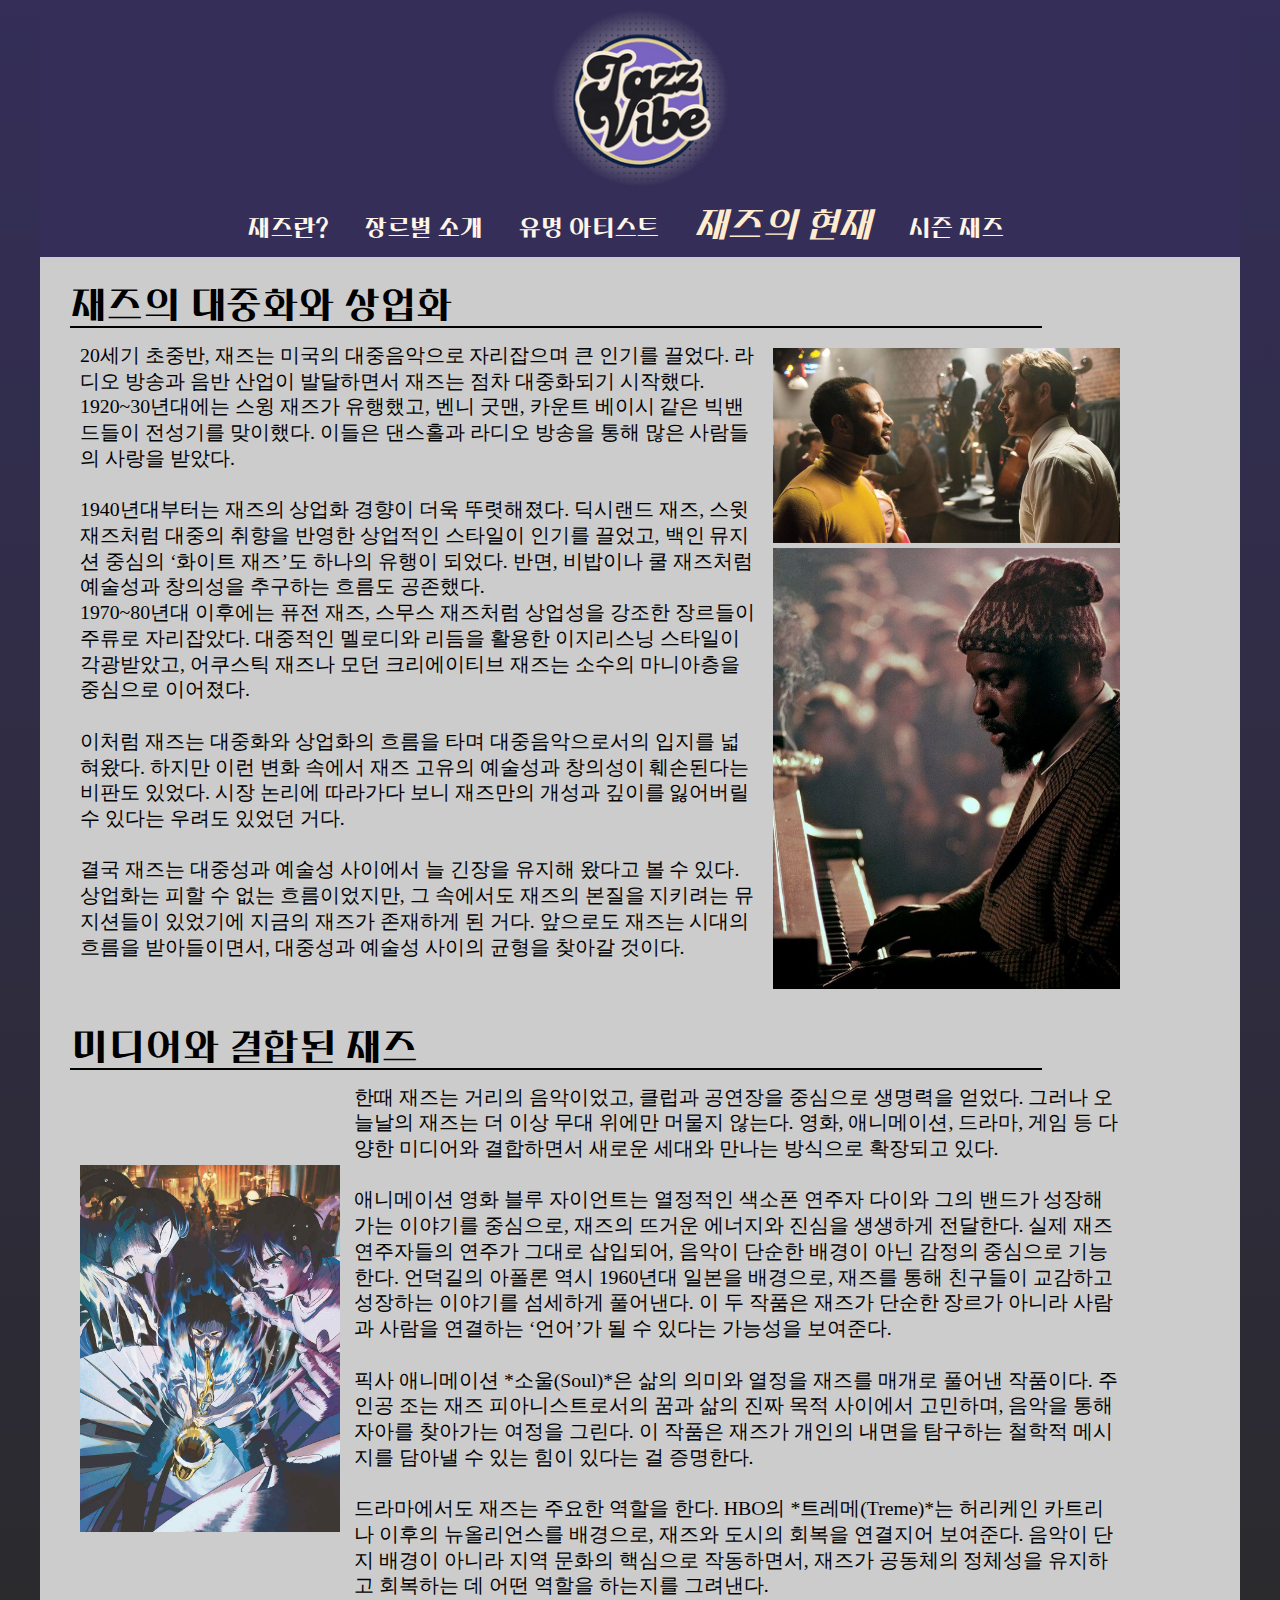
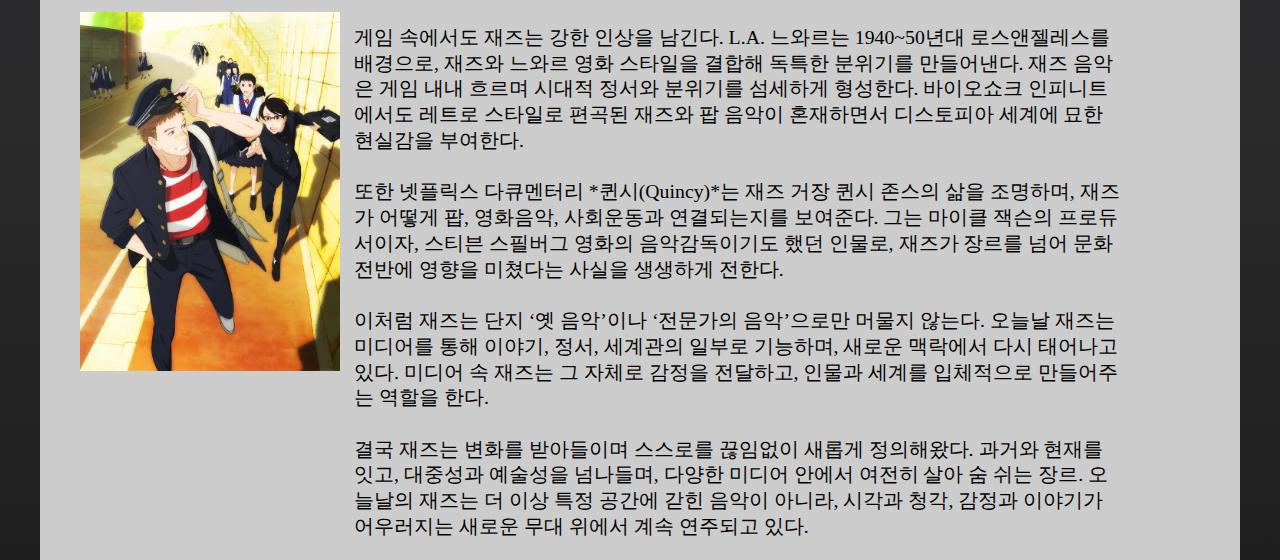
<file: now.html>
<!DOCTYPE html>
<html lang="en">
<head>
    <meta charset="UTF-8">
    <link rel="stylesheet" type="text/css" href="common.css">
    <meta name="viewport" content="width=device-width, initial-scale=1.0">
    <style>
        #content {
            float: left;
            width: 1200px;
        }
        .box {
            display: block;
            width: 90%;
            position: relative;
            height: auto;
            overflow: hidden;
            margin: 10px 0 20px 0;
        }
        .title {
            position: relative;
            font-size: 160%;
            margin: 20px 0 0 30px;
            border-bottom: solid 2px black;
            width: 90%;
        }
        .ex {
            position: relative;
            display: block;
            margin: 15px 0 0 40px;
            height: auto;
            overflow: hidden;
        }
        .text_l {
            position: relative;
            font-family: "나눔고딕";
            font-size: 90%;
            line-height: 130%;
            padding-right: 14px;
            float: left;
        }
        .text_r {
            position: relative;
            font-family: "나눔고딕";
            font-size: 90%;
            line-height: 130%;
            padding-left: 14px;
            float: right;
        }
        .img_r {
            position: relative;
            float: right;
            margin-top: 5px;
        }
        .img_l {
            position: relative;
            float: left;
            margin-top: 5px;
        }
    </style>
</head>
<body>
    <div id="page">
        <header>
            <div id="logo"><a href="index.html"><img src="img/logo.png" width="300px"></a></div>
            <nav>
                <div id="menu">
                    <ul>
                        <li><a href="about1.html">재즈란?</a></li>
                        <li><a href="genre1.html">장르별 소개</a></li>
                        <li><a href="artist1.html">유명 아티스트</a></li>
                        <li><a href="now.html" id="now"><i>재즈의 현재</i></a></li>
                        <li><a href="myjazz1.html">시즌 재즈</a></li>
                    </ul>
                </div>
            </nav>
        </header>
        <main>
            <div id="content">
                <div class="box">
                    <div class="title">재즈의 대중화와 상업화</div>
                    <div class="ex">
                        <div class="text_l c8">
                            20세기 초중반, 재즈는 미국의 대중음악으로 자리잡으며 큰 인기를 끌었다. 라디오 방송과 음반 산업이 발달하면서 재즈는 점차 대중화되기
                             시작했다. 1920~30년대에는 스윙 재즈가 유행했고, 벤니 굿맨, 카운트 베이시 같은 빅밴드들이 전성기를 맞이했다. 이들은 댄스홀과 라디오
                              방송을 통해 많은 사람들의 사랑을 받았다.<br>
                         <br>1940년대부터는 재즈의 상업화 경향이 더욱 뚜렷해졌다. 딕시랜드 재즈, 스윗 재즈처럼 대중의 취향을 반영한 상업적인 스타일이 인기를 끌었고,
                          백인 뮤지션 중심의 ‘화이트 재즈’도 하나의 유행이 되었다. 반면, 비밥이나 쿨 재즈처럼 예술성과 창의성을 추구하는 흐름도 공존했다.<br>
                         1970~80년대 이후에는 퓨전 재즈, 스무스 재즈처럼 상업성을 강조한 장르들이 주류로 자리잡았다. 대중적인 멜로디와 리듬을 활용한 이지리스닝 
                         스타일이 각광받았고, 어쿠스틱 재즈나 모던 크리에이티브 재즈는 소수의 마니아층을 중심으로 이어졌다.<br>
                          <br>이처럼 재즈는 대중화와 상업화의 흐름을 타며 대중음악으로서의 입지를 넓혀왔다. 하지만 이런 변화 속에서 재즈 고유의 예술성과 창의성이
                           훼손된다는 비판도 있었다. 시장 논리에 따라가다 보니 재즈만의 개성과 깊이를 잃어버릴 수 있다는 우려도 있었던 거다.<br>
                           <br>결국 재즈는 대중성과 예술성 사이에서 늘 긴장을 유지해 왔다고 볼 수 있다. 상업화는 피할 수 없는 흐름이었지만, 그 속에서도 재즈의 
                           본질을 지키려는 뮤지션들이 있었기에 지금의 재즈가 존재하게 된 거다. 앞으로도 재즈는 시대의 흐름을 받아들이면서, 대중성과 예술성 사이의 
                           균형을 찾아갈 것이다.<br>
                        </div>
                        <img class="img_r c4" src="img/now1.png">
                        <img class="img_r c4" src="img/now2.png">
                    </div>
                </div>
                <div class="box">
                    <div class="title c9">미디어와 결합된 재즈</div>
                    <div class="ex">
                        <div class="text_r c9">
                            한때 재즈는 거리의 음악이었고, 클럽과 공연장을 중심으로 생명력을 얻었다. 그러나 오늘날의 재즈는 더 이상 무대 위에만 머물지 않는다. 
                            영화, 애니메이션, 드라마, 게임 등 다양한 미디어와 결합하면서 새로운 세대와 만나는 방식으로 확장되고 있다.<br>
                         <br>애니메이션 영화 블루 자이언트는 열정적인 색소폰 연주자 다이와 그의 밴드가 성장해가는 이야기를 중심으로, 재즈의 뜨거운 에너지와 진심을 
                         생생하게 전달한다. 실제 재즈 연주자들의 연주가 그대로 삽입되어, 음악이 단순한 배경이 아닌 감정의 중심으로 기능한다. 언덕길의 아폴론 역시 1960년대 
                         일본을 배경으로, 재즈를 통해 친구들이 교감하고 성장하는 이야기를 섬세하게 풀어낸다. 이 두 작품은 재즈가 단순한 장르가 아니라 사람과 사람을 연결하는 
                         ‘언어’가 될 수 있다는 가능성을 보여준다. <br>
                          <br>픽사 애니메이션 *소울(Soul)*은 삶의 의미와 열정을 재즈를 매개로 풀어낸 작품이다. 주인공 조는 재즈 피아니스트로서의 꿈과 삶의 진짜 목적 사이에서 
                          고민하며, 음악을 통해 자아를 찾아가는 여정을 그린다. 이 작품은 재즈가 개인의 내면을 탐구하는 철학적 메시지를 담아낼 수 있는 힘이 있다는 걸 증명한다.<br>
                           <br>드라마에서도 재즈는 주요한 역할을 한다. HBO의 *트레메(Treme)*는 허리케인 카트리나 이후의 뉴올리언스를 배경으로, 재즈와 도시의 회복을 연결지어 
                           보여준다. 음악이 단지 배경이 아니라 지역 문화의 핵심으로 작동하면서, 재즈가 공동체의 정체성을 유지하고 회복하는 데 어떤 역할을 하는지를 그려낸다.<br>
                           <br>게임 속에서도 재즈는 강한 인상을 남긴다. L.A. 느와르는 1940~50년대 로스앤젤레스를 배경으로, 재즈와 느와르 영화 스타일을 결합해 독특한 분위기를 
                           만들어낸다. 재즈 음악은 게임 내내 흐르며 시대적 정서와 분위기를 섬세하게 형성한다. 바이오쇼크 인피니트에서도 레트로 스타일로 편곡된 재즈와 팝 음악이 
                           혼재하면서 디스토피아 세계에 묘한 현실감을 부여한다.<br>
                           <br>또한 넷플릭스 다큐멘터리 *퀸시(Quincy)*는 재즈 거장 퀸시 존스의 삶을 조명하며, 재즈가 어떻게 팝, 영화음악, 사회운동과 연결되는지를 보여준다. 
                           그는 마이클 잭슨의 프로듀서이자, 스티븐 스필버그 영화의 음악감독이기도 했던 인물로, 재즈가 장르를 넘어 문화 전반에 영향을 미쳤다는 사실을 생생하게 전한다.<br>
                           <br>이처럼 재즈는 단지 ‘옛 음악’이나 ‘전문가의 음악’으로만 머물지 않는다. 오늘날 재즈는 미디어를 통해 이야기, 정서, 세계관의 일부로 기능하며, 새로운 맥락에서 
                           다시 태어나고 있다. 미디어 속 재즈는 그 자체로 감정을 전달하고, 인물과 세계를 입체적으로 만들어주는 역할을 한다.<br>
                           <br>결국 재즈는 변화를 받아들이며 스스로를 끊임없이 새롭게 정의해왔다. 과거와 현재를 잇고, 대중성과 예술성을 넘나들며, 다양한 미디어 안에서 여전히 살아 숨 
                           쉬는 장르. 오늘날의 재즈는 더 이상 특정 공간에 갇힌 음악이 아니라, 시각과 청각, 감정과 이야기가 어우러지는 새로운 무대 위에서 계속 연주되고 있다.<br>
                        </div>
                        <img style="margin-top: 80px" class="img_l c3" src="img/now3.png">
                        <img style="margin-top: 80px" class="img_l c3" src="img/now4.png">
                    </div>
                </div>
            </div>
        </main>
</body>
</html>
</file>
<file: common.css>
* {
    box-sizing: border-box;
    margin:0;
    padding:0;
}
@font-face {
    font-family: '평창체';
    src: url('font/PyeongChang-Bold.ttf');
}
@font-face {
    font-family: '레베카';
    src: url('font/EF_Rebecca\(ttf\).ttf');
}
html {
    min-height:100vh;
}
body {
    font-family: "레베카";
    font-size: 137.5%;
    background-repeat: no-repeat;
    background: linear-gradient(to bottom, #342e58 0%, #2a2a2a 80%, #1f1f1f 100%);
    min-height:100vh;
}
#page {
    background-color: #cccccc;
    width:1200px;
    margin:0 auto;
    min-height:100vh;
    display: flow-root;
}
.clear {
    clear:both;
}
header {
    position: relative;
    z-index: 2;
}
header #logo {
    background-color: #342e58;
    background-repeat: no-repeat;
    text-align: center;
}
nav #menu {
    margin-top: -23px;
    background-color: #342e58;
    float:left;
    width:1200px;
}
nav #menu ul {
    padding: 13px;
    text-align: center;
}
nav #menu li {
    margin-right: 30px;
    display: inline;
    list-style-type: none;
}
nav #menu a:link {
    color:#fff5e8;
    text-decoration: none;
}
nav #menu a:visited {
    color:#fff5e8;
    text-decoration: none;
}
nav #menu a:hover {
    color:#e5cba8;
    font-weight: bold;
}
nav #menu #now {
    font-size: 150%;
    color:blanchedalmond;
}
#sub {
    float: left;
    width:340px;
    min-height: 100vh;
    background-color: #2c2a3e;
}
#sub ul {
    margin-top: 10px;
    float:right;
    color: #cccccc;
    list-style-type: none;
}
#sub li {
    padding-left: 50px;
    padding: 10px;
    padding-right: 30px;
    font-family: '평창체';
}
#sub a:link {
    text-decoration: none;
    color: #cccccc;
}
#sub a:visited {
    text-decoration: none;
    color: #cccccc;
}
#sub a:hover {
    color: #bfa96f;
    border-left: 3px solid #bfa96f;
    padding-left: 12px;
}
#sub #here {
    background-color: rgba(191, 169, 111, 0.2);
    border-radius: 15px ;
    list-style-image: url("img/note.png");
}
main {
    position:relative;
    height: auto;
}
.clear {
    clear: both;
}
#content {
    flex: 1;
    float: right;
    width: 860px;
    height: auto;
}
#site {
    float: left;
    position: relative;
    margin-top: 50px;
}
#site ul {
    float: left;
    position: relative;
    display: inline;
}
#site li {
    display: block;
    margin-right: 80px;
    list-style-type: none;
}
#site .sitemap {
    margin-top: 10px;
}
#site p {
    font-weight: bold;
}
.sitemap a {
    color: rgb(84, 84, 84);
    text-decoration: none;
}
#f_logo {
    position: relative;
    float: left;
}
#f_text {
    float: left;
    position: relative;
    margin: 90px 30px 0 0 ;
    font-family: "나늠고딕";
    color: rgb(84, 84, 84);
}
#f_text ul {
    list-style-type: none;
}
footer {
    background-color: #a09f9f;
    height: auto
    position:static;
    display: block;
    font-family: "나늠고딕";
    color: rgb(84, 84, 84);
    font-size: 90%;
}

[class*="c_"] {
    width: 100%;
}

@media only screen and (max-width: 1000px) {
    nav #menu {
        float: none;
        width: 100%;
        display:block;
    }
    nav #menu a {
        width:100%;
    }
    header #logo img {
        float: none;
    }
    main {
        width:100%;
    }
    #page {
        width:100%;
    }
    #sub {
        margin-top:0;
        width:30%;
    }
    #content {
        width: 70%;
    }
    footer {
        width: 100%;
    }
}

.c1 {width:8.33%;}
.c2 {width:16.66%}
.c3 {width:25%;}
.c4 {width:33.33%;}
.c5 {width:41.66%;}
.c6 {width:50%;}
.c7 {width:58.33%;}
.c8 {width:66.66%;}
.c9 {width:75%;}
.c10 {width:83.33%;}
.c11 {width:91.66%;}
.c12 {width:100%;}

@media only screen and (max-width: 1000px) {
    [class*="c"] {
        width:100%
    }
}
</file>
